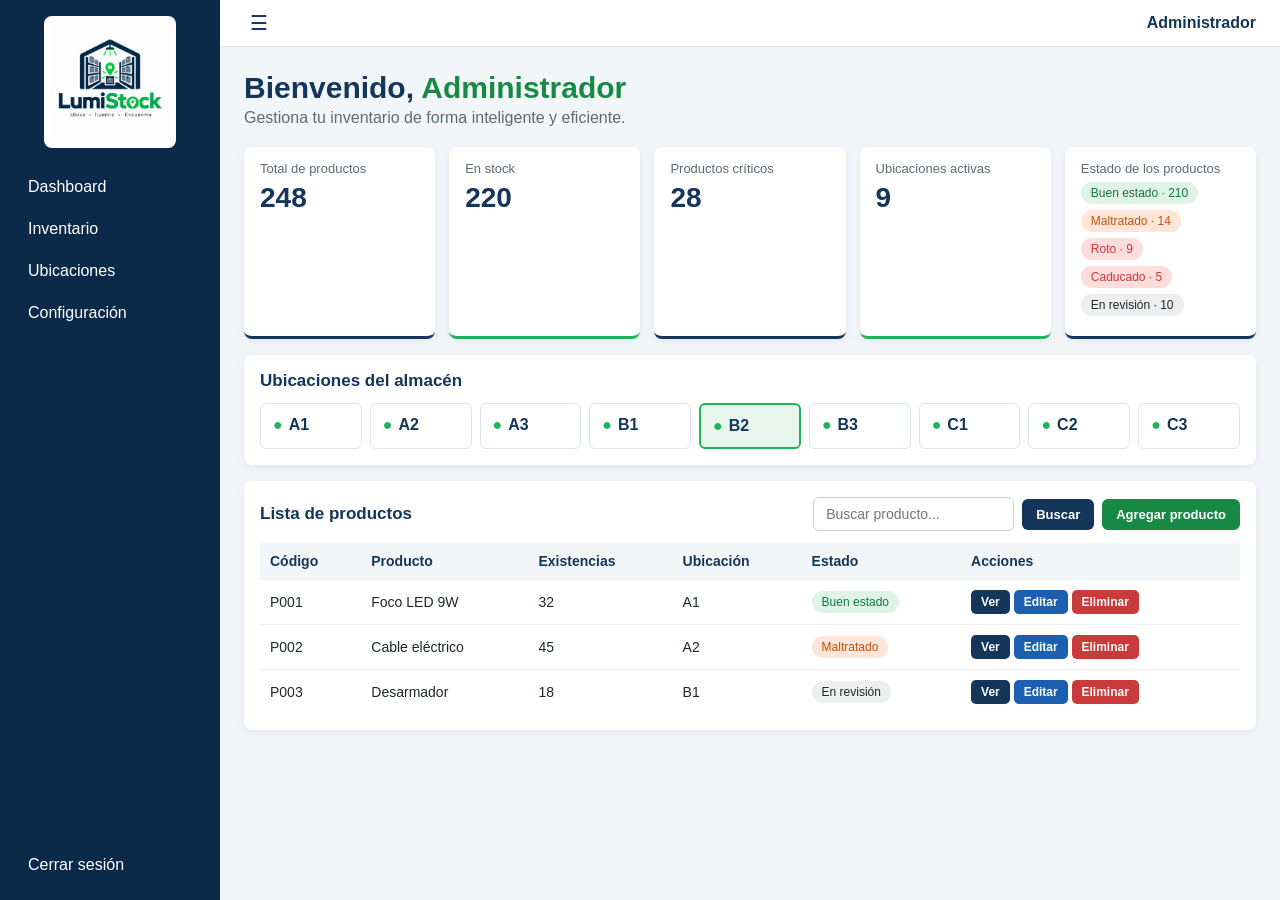
<file: admin.html>
<!DOCTYPE html>
<html lang="es">
<head>
    <meta charset="utf-8">
    <title>Panel del administrador - LumiStock</title>
    <link rel="stylesheet" href="panel.css">

    
</head>
<body>

    <aside class="menu">
        <img src="logo.png.jpeg" alt="Logo de LumiStock" width="100">
        <nav>
            <a href="admin.html">Dashboard</a>
            <a href="inventario.html">Inventario</a>
            <a href="ubicaciones.html">Ubicaciones</a>
            <a href="configuracion.html">Configuración</a>
        </nav>
        <a href="login.html" class="salir">Cerrar sesión</a>
    </aside>

    <div class="contenido">

        <header class="barra">
            <button class="boton-menu">☰</button>
            <span class="usuario">Administrador</span>
        </header>

        <main>
            <h1>Bienvenido, <span class="verde">Administrador</span></h1>
            <p>Gestiona tu inventario de forma inteligente y eficiente.</p>

            <section class="tarjetas">
                <article class="tarjeta">
                    <p>Total de productos</p>
                    <strong>248</strong>
                </article>
                <article class="tarjeta">
                    <p>En stock</p>
                    <strong>220</strong>
                </article>
                <article class="tarjeta">
                    <p>Productos críticos</p>
                    <strong>28</strong>
                </article>
                <article class="tarjeta">
                    <p>Ubicaciones activas</p>
                    <strong>9</strong>
                </article>
                <article class="tarjeta">
                    <p>Estado de los productos</p>
                    <span class="etiqueta buen-estado">Buen estado · 210</span>
                    <span class="etiqueta maltratado">Maltratado · 14</span>
                    <span class="etiqueta roto">Roto · 9</span>
                    <span class="etiqueta caducado">Caducado · 5</span>
                    <span class="etiqueta revision">En revisión · 10</span>
                </article>
            </section>

            <section class="ubicaciones">
                <h2>Ubicaciones del almacén</h2>
                <div class="cuadricula">
                    <div class="ubicacion">A1</div>
                    <div class="ubicacion">A2</div>
                    <div class="ubicacion">A3</div>
                    <div class="ubicacion">B1</div>
                    <div class="ubicacion activa">B2</div>
                    <div class="ubicacion">B3</div>
                    <div class="ubicacion">C1</div>
                    <div class="ubicacion">C2</div>
                    <div class="ubicacion">C3</div>
                </div>
            </section>

            <section class="productos">
                <div class="encabezado-tabla">
                    <h2>Lista de productos</h2>
                    <input type="search" placeholder="Buscar producto...">
                    <button>Buscar</button>
                    <button class="agregar">Agregar producto</button>
                </div>

                <table>
                    <thead>
                        <tr>
                            <th>Código</th>
                            <th>Producto</th>
                            <th>Existencias</th>
                            <th>Ubicación</th>
                            <th>Estado</th>
                            <th>Acciones</th>
                        </tr>
                    </thead>
                    <tbody>
                        <tr>
                            <td>P001</td>
                            <td>Foco LED 9W</td>
                            <td>32</td>
                            <td>A1</td>
                            <td><span class="etiqueta buen-estado">Buen estado</span></td>
                            <td>
                                <button class="ver">Ver</button>
                                <button class="editar">Editar</button>
                                <button class="eliminar">Eliminar</button>
                            </td>
                        </tr>
                        <tr>
                            <td>P002</td>
                            <td>Cable eléctrico</td>
                            <td>45</td>
                            <td>A2</td>
                            <td><span class="etiqueta maltratado">Maltratado</span></td>
                            <td>
                                <button class="ver">Ver</button>
                                <button class="editar">Editar</button>
                                <button class="eliminar">Eliminar</button>
                            </td>
                        </tr>
                        <tr>
                            <td>P003</td>
                            <td>Desarmador</td>
                            <td>18</td>
                            <td>B1</td>
                            <td><span class="etiqueta revision">En revisión</span></td>
                            <td>
                                <button class="ver">Ver</button>
                                <button class="editar">Editar</button>
                                <button class="eliminar">Eliminar</button>
                            </td>
                        </tr>
                    </tbody>
                </table>
            </section>

        </main>

    </div>

</body>
</html>
</file>
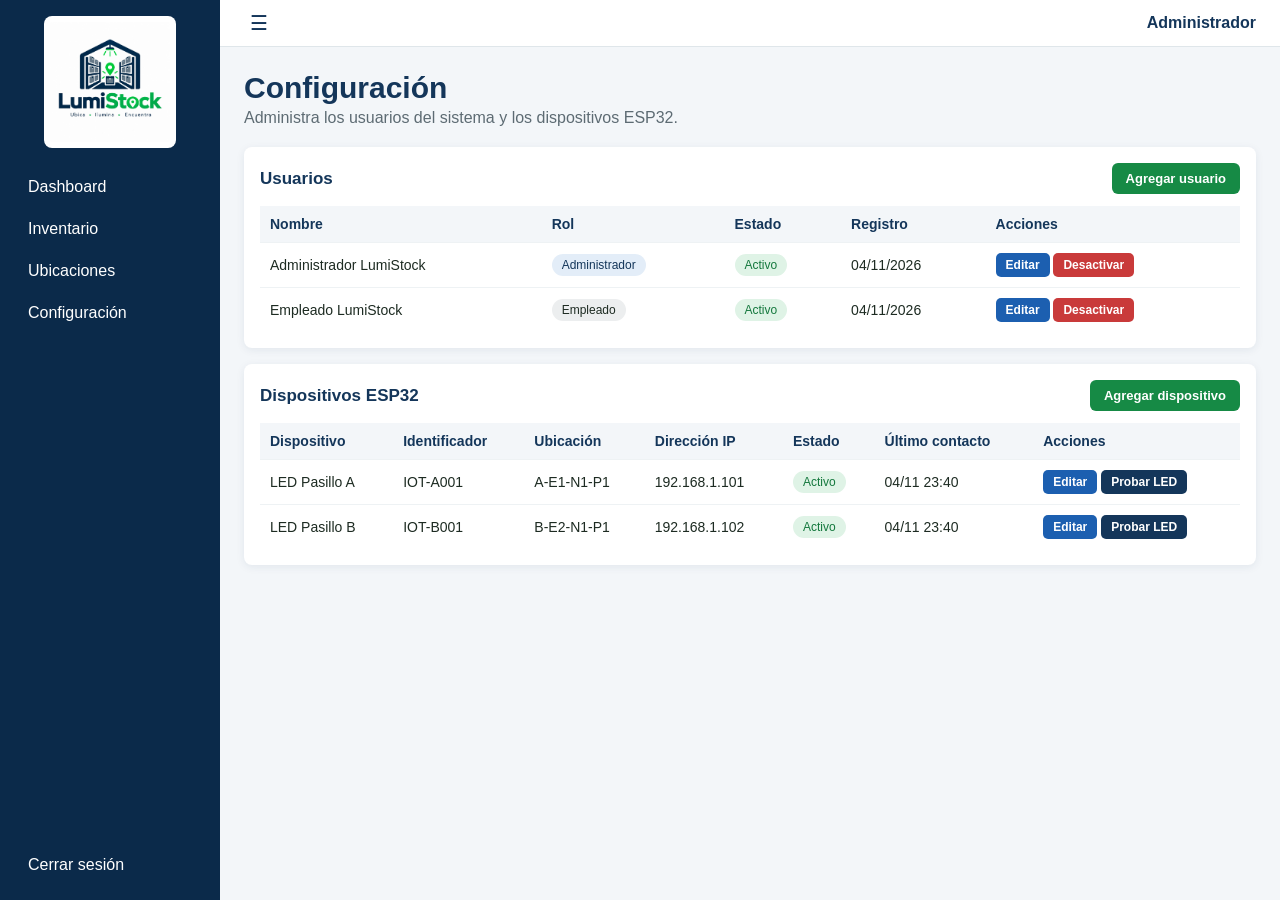
<file: configuracion.html>
<!DOCTYPE html>
<html lang="es">
<head>
    <meta charset="utf-8">
    <title>Configuración - LumiStock</title>
    <link rel="stylesheet" href="panel.css">
</head>
<body>

    <aside class="menu">
        <img src="logo.png.jpeg" alt="Logo de LumiStock" width="100">
        <nav>
            <a href="admin.html">Dashboard</a>
            <a href="inventario.html">Inventario</a>
            <a href="ubicaciones.html">Ubicaciones</a>
            <a href="configuracion.html">Configuración</a>
        </nav>
        <a href="login.html" class="salir">Cerrar sesión</a>
    </aside>

    <div class="contenido">

        <header class="barra">
            <button class="boton-menu">☰</button>
            <span class="usuario">Administrador</span>
        </header>

        <main>
            <h1>Configuración</h1>
            <p>Administra los usuarios del sistema y los dispositivos ESP32.</p>

            <section class="productos">
                <div class="encabezado-tabla">
                    <h2>Usuarios</h2>
                    <button class="agregar">Agregar usuario</button>
                </div>

                <table>
                    <thead>
                        <tr>
                            <th>Nombre</th>
                            <th>Rol</th>
                            <th>Estado</th>
                            <th>Registro</th>
                            <th>Acciones</th>
                        </tr>
                    </thead>
                    <tbody>
                        <tr>
                            <td>Administrador LumiStock</td>
                            <td><span class="etiqueta administrador">Administrador</span></td>
                            <td><span class="etiqueta buen-estado">Activo</span></td>
                            <td>04/11/2026</td>
                            <td>
                                <button class="editar">Editar</button>
                                <button class="eliminar">Desactivar</button>
                            </td>
                        </tr>
                        <tr>
                            <td>Empleado LumiStock</td>
                            <td><span class="etiqueta revision">Empleado</span></td>
                            <td><span class="etiqueta buen-estado">Activo</span></td>
                            <td>04/11/2026</td>
                            <td>
                                <button class="editar">Editar</button>
                                <button class="eliminar">Desactivar</button>
                            </td>
                        </tr>
                    </tbody>
                </table>
            </section>

            <section class="productos">
                <div class="encabezado-tabla">
                    <h2>Dispositivos ESP32</h2>
                    <button class="agregar">Agregar dispositivo</button>
                </div>

                <table>
                    <thead>
                        <tr>
                            <th>Dispositivo</th>
                            <th>Identificador</th>
                            <th>Ubicación</th>
                            <th>Dirección IP</th>
                            <th>Estado</th>
                            <th>Último contacto</th>
                            <th>Acciones</th>
                        </tr>
                    </thead>
                    <tbody>
                        <tr>
                            <td>LED Pasillo A</td>
                            <td>IOT-A001</td>
                            <td>A-E1-N1-P1</td>
                            <td>192.168.1.101</td>
                            <td><span class="etiqueta buen-estado">Activo</span></td>
                            <td>04/11 23:40</td>
                            <td>
                                <button class="editar">Editar</button>
                                <button class="ver">Probar LED</button>
                            </td>
                        </tr>
                        <tr>
                            <td>LED Pasillo B</td>
                            <td>IOT-B001</td>
                            <td>B-E2-N1-P1</td>
                            <td>192.168.1.102</td>
                            <td><span class="etiqueta buen-estado">Activo</span></td>
                            <td>04/11 23:40</td>
                            <td>
                                <button class="editar">Editar</button>
                                <button class="ver">Probar LED</button>
                            </td>
                        </tr>
                    </tbody>
                </table>
            </section>
        </main>

    </div>

</body>
</html>
</file>
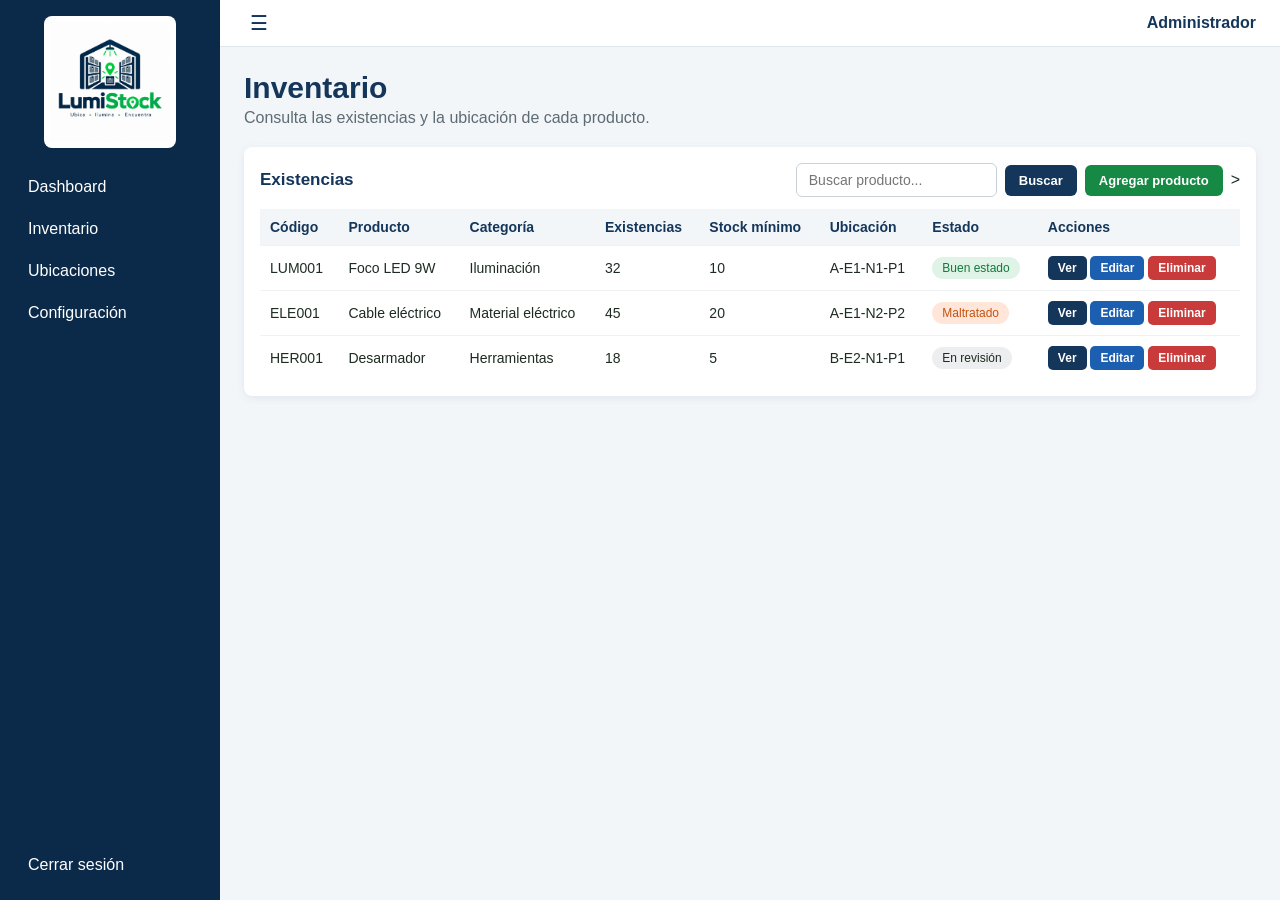
<file: inventario.html>
<!DOCTYPE html>
<html lang="es">
<head>
    <meta charset="utf-8">
    <title>Inventario - LumiStock</title>
    <link rel="stylesheet" href="panel.css">
</head>
<body>

    <aside class="menu">
        <img src="logo.png.jpeg" alt="Logo de LumiStock" width="100">
        <nav>
            <a href="admin.html">Dashboard</a>
            <a href="inventario.html">Inventario</a>
            <a href="ubicaciones.html">Ubicaciones</a>
            <a href="configuracion.html">Configuración</a>
        </nav>
        <a href="login.html" class="salir">Cerrar sesión</a>
    </aside>

    <div class="contenido">

        <header class="barra">
            <button class="boton-menu">☰</button>
            <span class="usuario">Administrador</span>
        </header>

        <main>
            <h1>Inventario</h1>
            <p>Consulta las existencias y la ubicación de cada producto.</p>

            <section class="productos">
                <div class="encabezado-tabla">
                    <h2>Existencias</h2>
                    <input type="search" placeholder="Buscar producto...">
                    <button>Buscar</button>
                    <a href="producto-nuevo.html" class="agregar">Agregar producto</a>>
                </div>

                <table>
                    <thead>
                        <tr>
                            <th>Código</th>
                            <th>Producto</th>
                            <th>Categoría</th>
                            <th>Existencias</th>
                            <th>Stock mínimo</th>
                            <th>Ubicación</th>
                            <th>Estado</th>
                            <th>Acciones</th>
                        </tr>
                    </thead>
                    <tbody>
                        <tr>
                            <td>LUM001</td>
                            <td>Foco LED 9W</td>
                            <td>Iluminación</td>
                            <td>32</td>
                            <td>10</td>
                            <td>A-E1-N1-P1</td>
                            <td><span class="etiqueta buen-estado">Buen estado</span></td>
                            <td>
                                <button class="ver">Ver</button>
                                <button class="editar">Editar</button>
                                <button class="eliminar">Eliminar</button>
                            </td>
                        </tr>
                        <tr>
                            <td>ELE001</td>
                            <td>Cable eléctrico</td>
                            <td>Material eléctrico</td>
                            <td>45</td>
                            <td>20</td>
                            <td>A-E1-N2-P2</td>
                            <td><span class="etiqueta maltratado">Maltratado</span></td>
                            <td>
                                <button class="ver">Ver</button>
                                <button class="editar">Editar</button>
                                <button class="eliminar">Eliminar</button>
                            </td>
                        </tr>
                        <tr>
                            <td>HER001</td>
                            <td>Desarmador</td>
                            <td>Herramientas</td>
                            <td>18</td>
                            <td>5</td>
                            <td>B-E2-N1-P1</td>
                            <td><span class="etiqueta revision">En revisión</span></td>
                            <td>
                                <button class="ver">Ver</button>
                                <button class="editar">Editar</button>
                                <button class="eliminar">Eliminar</button>
                            </td>
                        </tr>
                    </tbody>
                </table>
            </section>
        </main>

    </div>

</body>
</html>
</file>
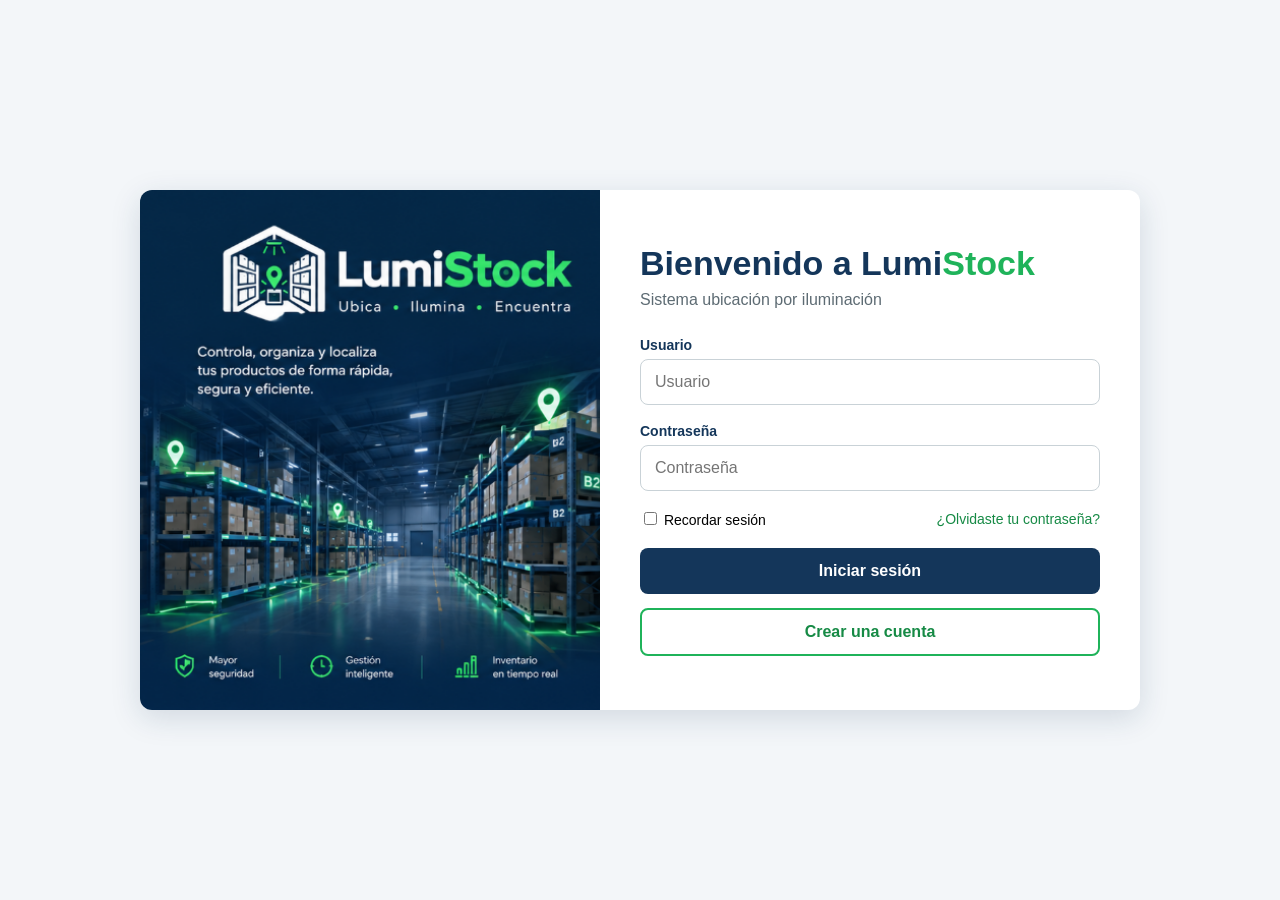
<file: login.html>
<!DOCTYPE html>
<html lang="es">
<head>
    <meta charset="utf-8">
    <title>Iniciar sesión - LumiStock</title>
    <style>
        body{
            margin: 0;
            font-family: Arial, sans-serif;
            background-color: #f3f6f9;
            min-height: 100vh;
            display: flex;
            align-items: center;
            justify-content: center;

        }

        .contenedor{
            display: flex;
            width: 90%;
            max-width: 1000px;
            min-height: 520px;
            background-color: #ffffff;
            border-radius: 12px;
            overflow: hidden;
            box-shadow: 0 8px 30px rgba(20, 54, 90, 0.15);
        }

        .panel-izquierdo{
            flex: 1;
        }

        .panel-izquierdo img{
            display: block;
            width: 100%;
            height: 100%;
            object-fit: cover;
        }

        .panel-derecho{
            flex: 1;
            padding: 40px;
            display: flex;
            flex-direction: column;
            justify-content: center;
        }

        .panel-derecho h1{
            margin: 0 0 8px 0;
            font-size: 34px;
            line-height: 1.15;
            color: #14365a;

        }

        .lumi{
            color: #14365a;
        }

        .stock{
            color: #1fb35a;
        }

        .panel-derecho > p{
            margin: 0 0 28px 0;
            color: #5d6b73;

        }

        form > label{
            display: block;
            margin-bottom: 6px;
            font-size: 14px;
            font-weight: bold;
            color: #14365a;

        }

        form input[type="text"],
         form input[type="password"] {
         width: 100%;
         box-sizing: border-box;
         padding: 13px 14px;
         margin-bottom: 18px;
         font-size: 16px;
         border: 1.5px solid #c9d2d7;
         border-radius: 8px;
        }

        form input[type="text"]:focus,
        form input[type="password"]:focus{
            outline: none;
            border-color: #1fb35a;
        }

        .opciones{
            display: flex;
            justify-content: space-between;
            align-items: center;
            margin-bottom: 20px;
            font-size: 14px;

        }

        .opciones a{
            color: #168a45;
            text-decoration: none;
        }

        .opciones a:hover {
            text-decoration: underline;
        }

        form button {
         width: 100%;
         padding: 14px;
         font-size: 16px;
         font-weight: bold;
         color: #ffffff;
         background-color: #14365a;
         border: none;
         border-radius: 8px;
         cursor: pointer;

        }

        form button:hover {
            background-color: #0e2a47;
        }

form button:hover {
    background-color: #0e2a47;
}
        
        .crear{
            display: block;
            margin-top: 14px;
            padding: 13px;
            text-align: center;
            font-weight: bold;
            color: #168a45;
            text-decoration: none;
            border: 2px solid #1fb35a;
            border-radius: 8px;


        }

        .crear:hover{
            background-color: #e8f5ed;

        }
        
    </style>
</head>
<body>

    <div class="contenedor">

        <section class="panel-izquierdo">
            <img src="loginlogo.png" alt="LumiStock: Ubica, Ilumina, Encuentra">
        </section>

        <section class="panel-derecho">
            <h1>Bienvenido a <span class="lumi">Lumi</span><span class="stock">Stock</span></h1>
            <p>Sistema ubicación por iluminación</p>

            <form action="admin.html">
                <label for="usuario">Usuario</label>
                <input type="text" id="usuario" placeholder="Usuario">

                <label for="clave">Contraseña</label>
                <input type="password" id="clave" placeholder="Contraseña">

                <div class="opciones">
                    <label><input type="checkbox"> Recordar sesión</label>
                    <a href="#">¿Olvidaste tu contraseña?</a>
                </div>

                <button type="submit">Iniciar sesión</button>
            </form>

            <a href="#" class="crear">Crear una cuenta</a>
        </section>

    </div>

</body>
</html>
</file>
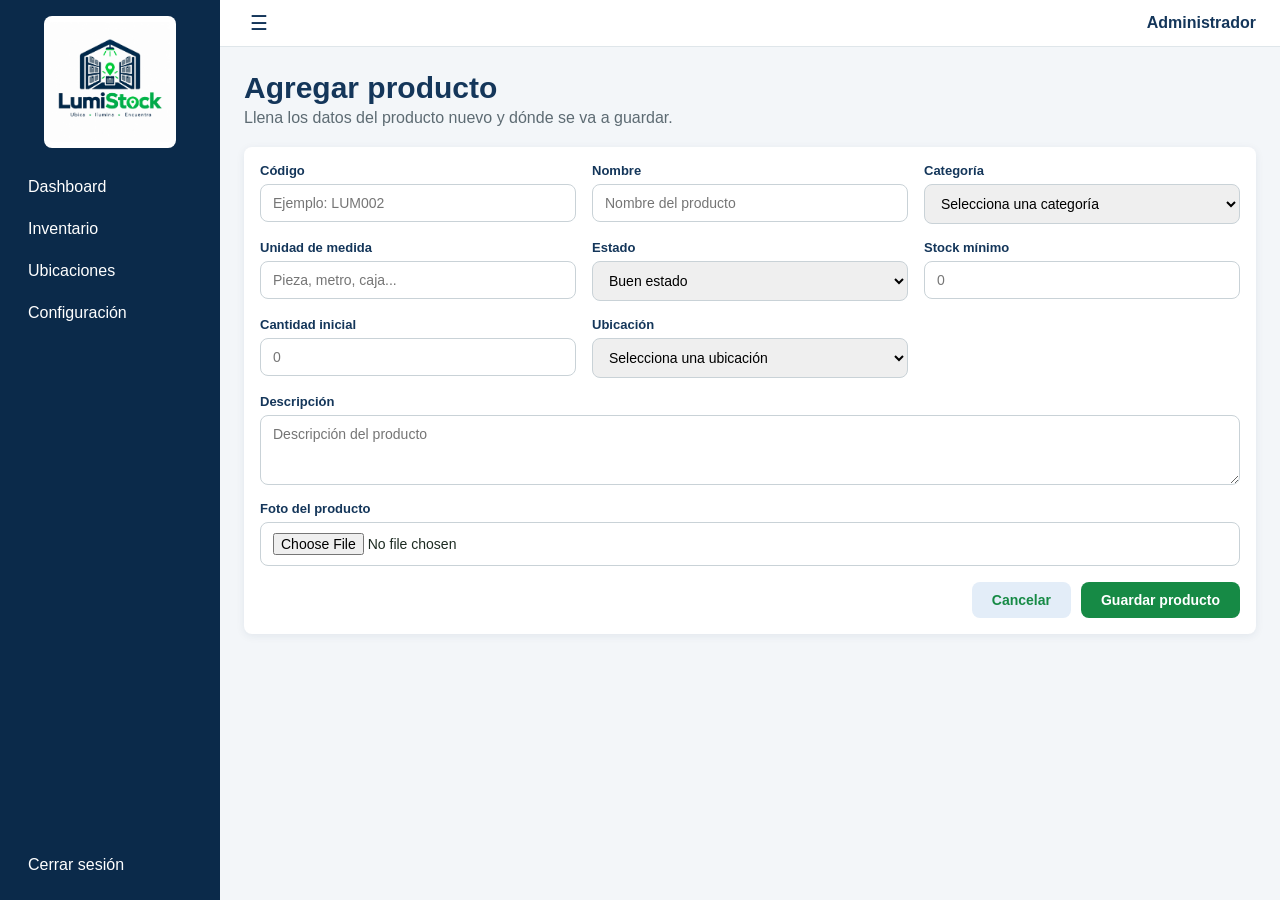
<file: producto-nuevo.html>
<!DOCTYPE html>
<html lang="es">
<head>
    <meta charset="utf-8">
    <title>Agregar producto - LumiStock</title>
    <link rel="stylesheet" href="panel.css">
</head>
<body>

    <aside class="menu">
        <img src="logo.png.jpeg" alt="Logo de LumiStock" width="100">
        <nav>
            <a href="admin.html">Dashboard</a>
            <a href="inventario.html">Inventario</a>
            <a href="ubicaciones.html">Ubicaciones</a>
            <a href="configuracion.html">Configuración</a>
        </nav>
        <a href="login.html" class="salir">Cerrar sesión</a>
    </aside>

    <div class="contenido">

        <header class="barra">
            <button class="boton-menu">☰</button>
            <span class="usuario">Administrador</span>
        </header>

        <main>
            <h1>Agregar producto</h1>
            <p>Llena los datos del producto nuevo y dónde se va a guardar.</p>

            <section class="productos">
                <form class="formulario" action="inventario.html">

                    <div class="campo">
                        <label for="codigo">Código</label>
                        <input type="text" id="codigo" name="codigo_producto" maxlength="10" placeholder="Ejemplo: LUM002" required>
                    </div>

                    <div class="campo">
                        <label for="nombre">Nombre</label>
                        <input type="text" id="nombre" name="nombre" maxlength="50" placeholder="Nombre del producto" required>
                    </div>

                    <div class="campo">
                        <label for="categoria">Categoría</label>
                        <select id="categoria" name="id_categoria" required>
                            <option value="">Selecciona una categoría</option>
                            <option value="1">Iluminación</option>
                            <option value="2">Material eléctrico</option>
                            <option value="3">Herramientas</option>
                            <option value="4">Accesorios</option>
                        </select>
                    </div>

                    <div class="campo">
                        <label for="unidad">Unidad de medida</label>
                        <input type="text" id="unidad" name="unidad_medida" placeholder="Pieza, metro, caja..." required>
                    </div>

                    <div class="campo">
                        <label for="estado">Estado</label>
                        <select id="estado" name="estado_producto" required>
                            <option value="Buen estado">Buen estado</option>
                            <option value="Maltratado">Maltratado</option>
                            <option value="Roto">Roto</option>
                            <option value="Caducado">Caducado</option>
                            <option value="En revisión">En revisión</option>
                        </select>
                    </div>

                    <div class="campo">
                        <label for="minimo">Stock mínimo</label>
                        <input type="number" id="minimo" name="stock_minimo" min="0" placeholder="0" required>
                    </div>

                    <div class="campo">
                        <label for="cantidad">Cantidad inicial</label>
                        <input type="number" id="cantidad" name="cantidad" min="0" placeholder="0" required>
                    </div>

                    <div class="campo">
                        <label for="ubicacion">Ubicación</label>
                        <select id="ubicacion" name="id_ubicacion" required>
                            <option value="">Selecciona una ubicación</option>
                            <option value="1">A-E1-N1-P1</option>
                            <option value="2">A-E1-N2-P2</option>
                            <option value="3">B-E2-N1-P1</option>
                            <option value="4">B-E2-N2-P2</option>
                        </select>
                    </div>

                    <div class="campo campo-ancho">
                        <label for="descripcion">Descripción</label>
                        <textarea id="descripcion" name="descripcion" rows="3" placeholder="Descripción del producto"></textarea>
                    </div>

                    <div class="campo campo-ancho">
                        <label for="imagen">Foto del producto</label>
                        <input type="file" id="imagen" name="imagen_producto" accept="image/*">
                    </div>

                    <div class="acciones-formulario">
                        <a href="inventario.html" class="cancelar">Cancelar</a>
                        <button type="submit">Guardar producto</button>
                    </div>

                </form>
            </section>
        </main>

    </div>

</body>
</html>
</file>
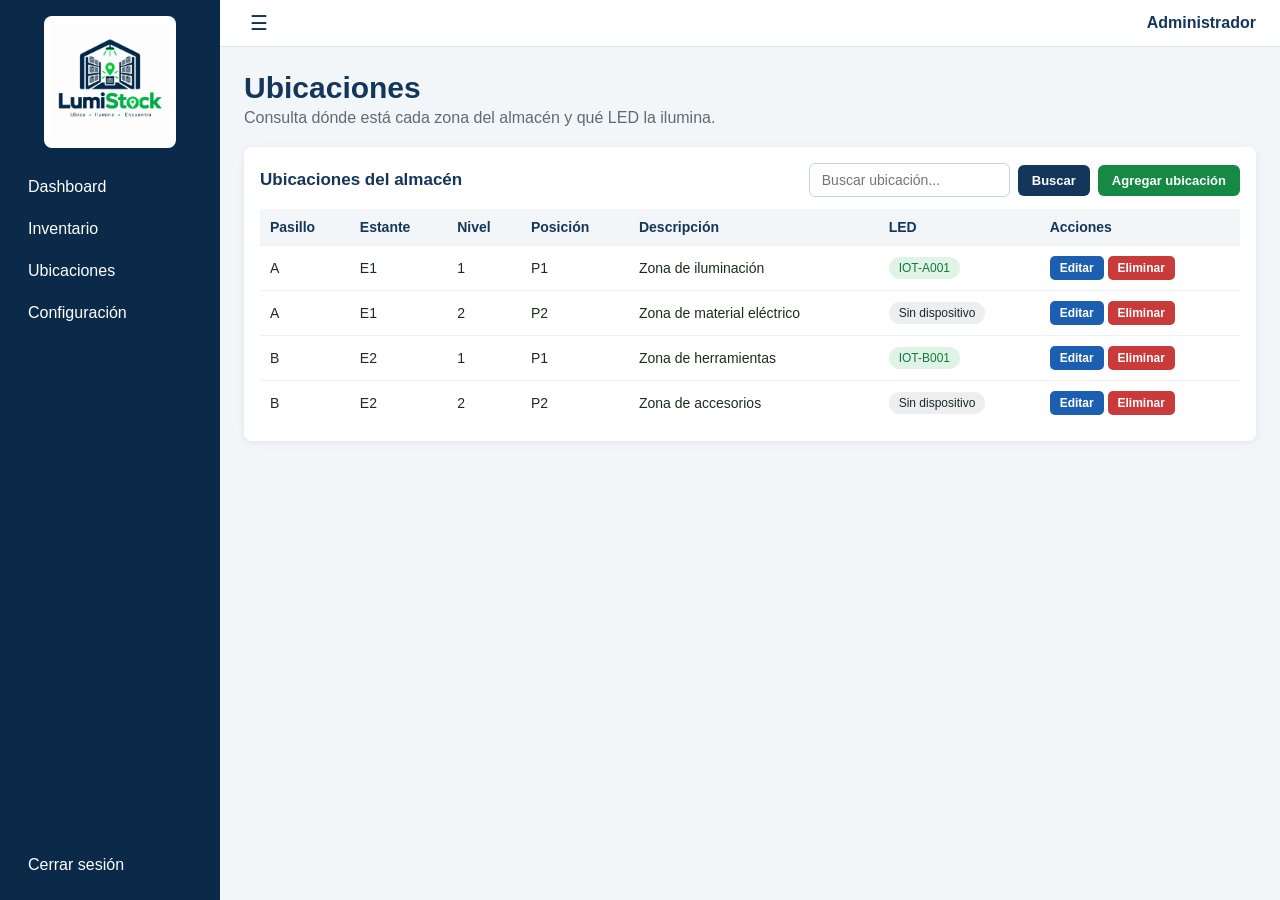
<file: ubicaciones.html>
<!DOCTYPE html>
<html lang="es">
<head>
    <meta charset="utf-8">
    <title>Ubicaciones - LumiStock</title>
    <link rel="stylesheet" href="panel.css">
</head>
<body>

    <aside class="menu">
        <img src="logo.png.jpeg" alt="Logo de LumiStock" width="100">
        <nav>
            <a href="admin.html">Dashboard</a>
            <a href="inventario.html">Inventario</a>
            <a href="ubicaciones.html">Ubicaciones</a>
            <a href="configuracion.html">Configuración</a>
        </nav>
        <a href="login.html" class="salir">Cerrar sesión</a>
    </aside>

    <div class="contenido">

        <header class="barra">
            <button class="boton-menu">☰</button>
            <span class="usuario">Administrador</span>
        </header>

        <main>
            <h1>Ubicaciones</h1>
            <p>Consulta dónde está cada zona del almacén y qué LED la ilumina.</p>

            <section class="productos">
                <div class="encabezado-tabla">
                    <h2>Ubicaciones del almacén</h2>
                    <input type="search" placeholder="Buscar ubicación...">
                    <button>Buscar</button>
                    <button class="agregar">Agregar ubicación</button>
                </div>

                <table>
                    <thead>
                        <tr>
                            <th>Pasillo</th>
                            <th>Estante</th>
                            <th>Nivel</th>
                            <th>Posición</th>
                            <th>Descripción</th>
                            <th>LED</th>
                            <th>Acciones</th>
                        </tr>
                    </thead>
                    <tbody>
                        <tr>
                            <td>A</td>
                            <td>E1</td>
                            <td>1</td>
                            <td>P1</td>
                            <td>Zona de iluminación</td>
                            <td><span class="etiqueta buen-estado">IOT-A001</span></td>
                            <td>
                                <button class="editar">Editar</button>
                                <button class="eliminar">Eliminar</button>
                            </td>
                        </tr>
                        <tr>
                            <td>A</td>
                            <td>E1</td>
                            <td>2</td>
                            <td>P2</td>
                            <td>Zona de material eléctrico</td>
                            <td><span class="etiqueta revision">Sin dispositivo</span></td>
                            <td>
                                <button class="editar">Editar</button>
                                <button class="eliminar">Eliminar</button>
                            </td>
                        </tr>
                        <tr>
                            <td>B</td>
                            <td>E2</td>
                            <td>1</td>
                            <td>P1</td>
                            <td>Zona de herramientas</td>
                            <td><span class="etiqueta buen-estado">IOT-B001</span></td>
                            <td>
                                <button class="editar">Editar</button>
                                <button class="eliminar">Eliminar</button>
                            </td>
                        </tr>
                        <tr>
                            <td>B</td>
                            <td>E2</td>
                            <td>2</td>
                            <td>P2</td>
                            <td>Zona de accesorios</td>
                            <td><span class="etiqueta revision">Sin dispositivo</span></td>
                            <td>
                                <button class="editar">Editar</button>
                                <button class="eliminar">Eliminar</button>
                            </td>
                        </tr>
                    </tbody>
                </table>
            </section>
        </main>

    </div>

</body>
</html>
</file>
<file: panel.css>
body {
            margin: 0;
            font-family: Arial, sans-serif;
            color: #1d2b22;
            background-color: #f3f6f9;
            display: flex;
            min-height: 100vh;
        }

        .menu {
            width: 220px;
            background-color: #0b2a4a;
            padding: 16px;
            box-sizing: border-box;
            flex-shrink: 0;
            display: flex;
            flex-direction: column;
        }

        .menu img {
            display: block;
            width: 120px;
            margin: 0 auto 20px auto;
            background-color: #ffffff;
            border-radius: 8px;
            padding: 6px;
        }

        .menu nav {
            display: flex;
            flex-direction: column;
            gap: 4px;
        }

        .menu a {
            display: block;
            padding: 10px 12px;
            border-radius: 6px;
            color: #ffffff;
            text-decoration: none;
        }

        .menu a:hover {
            background-color: #168a45;
        }

        .menu .salir {
            margin-top: auto;
        }

        .contenido {
            flex: 1;
            min-width: 0;
        }

        .barra {
            display: flex;
            justify-content: space-between;
            align-items: center;
            padding: 10px 24px;
            background-color: #ffffff;
            border-bottom: 1px solid #dfe6ea;
        }

        .boton-menu {
            font-size: 20px;
            background: none;
            border: none;
            color: #14365a;
            cursor: pointer;
        }

        .usuario {
            font-weight: bold;
            color: #14365a;
        }

        main {
            padding: 24px;
        }

        main > h1 {
            margin: 0 0 4px 0;
            font-size: 30px;
            color: #14365a;
        }

        .verde {
            color: #168a45;
        }

        main > p {
            margin: 0 0 20px 0;
            color: #5d6b73;
        }

        .tarjetas {
            display: grid;
            grid-template-columns: repeat(auto-fit, minmax(180px, 1fr));
            gap: 14px;
        }

        .tarjeta {
            background-color: #ffffff;
            border-radius: 8px;
            padding: 14px 16px;
            border-bottom: 3px solid #14365a;
            box-shadow: 0 2px 8px rgba(20, 54, 90, 0.08);
        }

        .tarjeta:nth-child(even) {
            border-bottom-color: #1fb35a;
        }

        .tarjeta p {
            margin: 0 0 6px 0;
            font-size: 13px;
            color: #5d6b73;
        }

        .tarjeta strong {
            font-size: 28px;
            color: #14365a;
        }

        .etiqueta {
            display: inline-block;
            padding: 4px 10px;
            margin: 0 6px 6px 0;
            border-radius: 12px;
            font-size: 12px;
        }

        .buen-estado {
            background-color: #dff3e6;
            color: #14783d;
        }

        .maltratado {
            background-color: #ffe6d9;
            color: #c4520f;
        }

        .roto,
        .caducado {
            background-color: #fddcdc;
            color: #c93a3a;
        }

        .revision {
            background-color: #eceeef;
            color: #1d2b22;
        }

        .ubicaciones,
        .productos {
            background-color: #ffffff;
            border-radius: 8px;
            padding: 16px;
            margin-top: 16px;
            box-shadow: 0 2px 8px rgba(20, 54, 90, 0.08);
        }

        .ubicaciones h2,
        .productos h2 {
            margin: 0 0 12px 0;
            font-size: 17px;
            color: #14365a;
        }

        .cuadricula {
            display: grid;
            grid-template-columns: repeat(auto-fit, minmax(90px, 1fr));
            gap: 8px;
        }

        .ubicacion {
            border: 1px solid #dfe6ea;
            border-radius: 6px;
            padding: 12px;
            font-weight: bold;
            color: #14365a;
            cursor: pointer;
        }

        .ubicacion::before {
            content: "●";
            color: #1fb35a;
            margin-right: 6px;
        }

        .ubicacion:hover {
            border-color: #1fb35a;
            background-color: #e8f5ed;
        }

        .ubicacion.activa {
            border: 2px solid #1fb35a;
            background-color: #e8f5ed;
        }

        .encabezado-tabla {
            display: flex;
            align-items: center;
            flex-wrap: wrap;
            gap: 8px;
            margin-bottom: 12px;
        }

        .encabezado-tabla h2 {
            margin: 0 auto 0 0;
        }

        .encabezado-tabla input {
            padding: 8px 12px;
            min-width: 180px;
            font-size: 14px;
            border: 1px solid #c9d2d7;
            border-radius: 6px;
        }

        .encabezado-tabla input:focus {
            outline: none;
            border-color: #1fb35a;
        }

        .encabezado-tabla button {
            padding: 8px 14px;
            font-size: 13px;
            font-weight: bold;
            color: #ffffff;
            background-color: #14365a;
            border: none;
            border-radius: 6px;
            cursor: pointer;
        }

        .encabezado-tabla button.agregar {
            background-color: #168a45;
        }

        table {
            width: 100%;
            border-collapse: collapse;
            font-size: 14px;
        }

        th {
            text-align: left;
            padding: 10px;
            background-color: #f3f6f9;
            color: #14365a;
        }

        td {
            padding: 10px;
            border-top: 1px solid #eef2f4;
        }

        td button {
            padding: 5px 10px;
            font-size: 12px;
            font-weight: bold;
            color: #ffffff;
            border: none;
            border-radius: 5px;
            cursor: pointer;
        }

        .ver {
            background-color: #14365a;
        }

        .editar {
            background-color: #1c5fb0;
        }

        .eliminar {
            background-color: #c93a3a;
        }

        td .etiqueta {
            margin: 0;
        }

        .administrador{
            background-color: #e3edf8;
            color: #14365a;
        }

        .encabezado-tabla a.agregar {
           padding: 8px 14px;
           font-size: 13px;
           font-weight: bold;
           color: #ffffff;
           background-color: #168a45;
           border-radius: 6px;
           text-decoration: none;
        }

        .formulario {
            display: grid;
            grid-template-columns: repeat(auto-fit, minmax(240px, 1fr));
            gap: 16px;

        }

        .campo{
            display: flex;
            flex-direction: column;

        }

        .campo label{
            margin-bottom: 6px;
            font-size: 13px;
            font-weight: bold;
            color: #14365a;

        }

        .campo input,
        .campo select,
        .campo textarea {
            padding: 10px 12px;
            font-size: 14px;
            font-family: Arial, sans-serif;
            border: 1.5px solid #c9d2d7;
            border-radius: 8px;
        
        }

        .campo input:focus,
        .campo select:focus,
        .campo textarea:focus {
            outline: none;
            border-color: #1fb35a;
        
        }

        .campo-ancho {
            grid-column: 1 / -1;

        }

        .acciones-formulario {
            grid-column: 1 /-1;
            display: flex;
            justify-content: flex-end;
            gap: 10px;

        }

        .acciones-formulario button,
        .acciones-formulario a {
           padding: 10px 20px;
           font-size: 14px;
           font-weight: bold;
           border: none;
           border-radius: 8px;
           cursor: pointer;
           text-decoration: none;
        
        }
        .acciones-formulario button{
            color: #ffffff;
            background-color: #168a45;

        }

        .acciones-formulario .cancelar{
            color: #168a45;
            background-color: #e3edf8;
            
        }

        .buscador{
            display: flex;
            gap: 8px;

        }

        .buscador input {
            flex: 1;
            padding: 12px;
            font-size: 17px;
            border: 2px solid #14365a;
            border-radius: 6px;

        }

        .buscador input:focus {
            outline: none;
            border-radius: 6px;

        }

        .buscador button{
            padding: 12px 20px;
            font-size: 16px;
            font-weight: bold;
            color: #06301a;
            background-color: #1fb35a;
            border: none;
            border-radius: 6px;
            cursor: pointer;

        }

        .buscador button:hover {
            color: #ffffff;
            background-color: #168a45;

        }

        .resultado {
            display: flex;
            gap: 16px;
            margin-top: 20px;
            padding: 16px;
            background-color: #e8f5ed;
            border-left: 6px solid #1fb35a;
            border-radius: 6px;

        }

        .resultado img {
            width: 90px;
            height: 110px;
            object-fit: contain;
            background-color: #ffffff;
            border: 1px solid #c5d9cd;
            border-radius: 6px;

        }

        .resultado h3 {
            margin: 0;
            color: #14365a;
            font-size: 19px;

        }

        .resultado .existencia {
            margin: 2px 0 10px 0;
            font-size: 14px;
            color: #2f5d44;
        }

        .resultado .titulo-ubicacion {
            margin: 0;
            font-weight: bold;
            color: #14365a;

        }

        .resultado ul {
            list-style: none;
            margin: 4px 0 0 0;
            padding: 0;
            line-height: 1.6;

        }

        .resultado[hidden] {
            display: none;
            
        }
</file>
